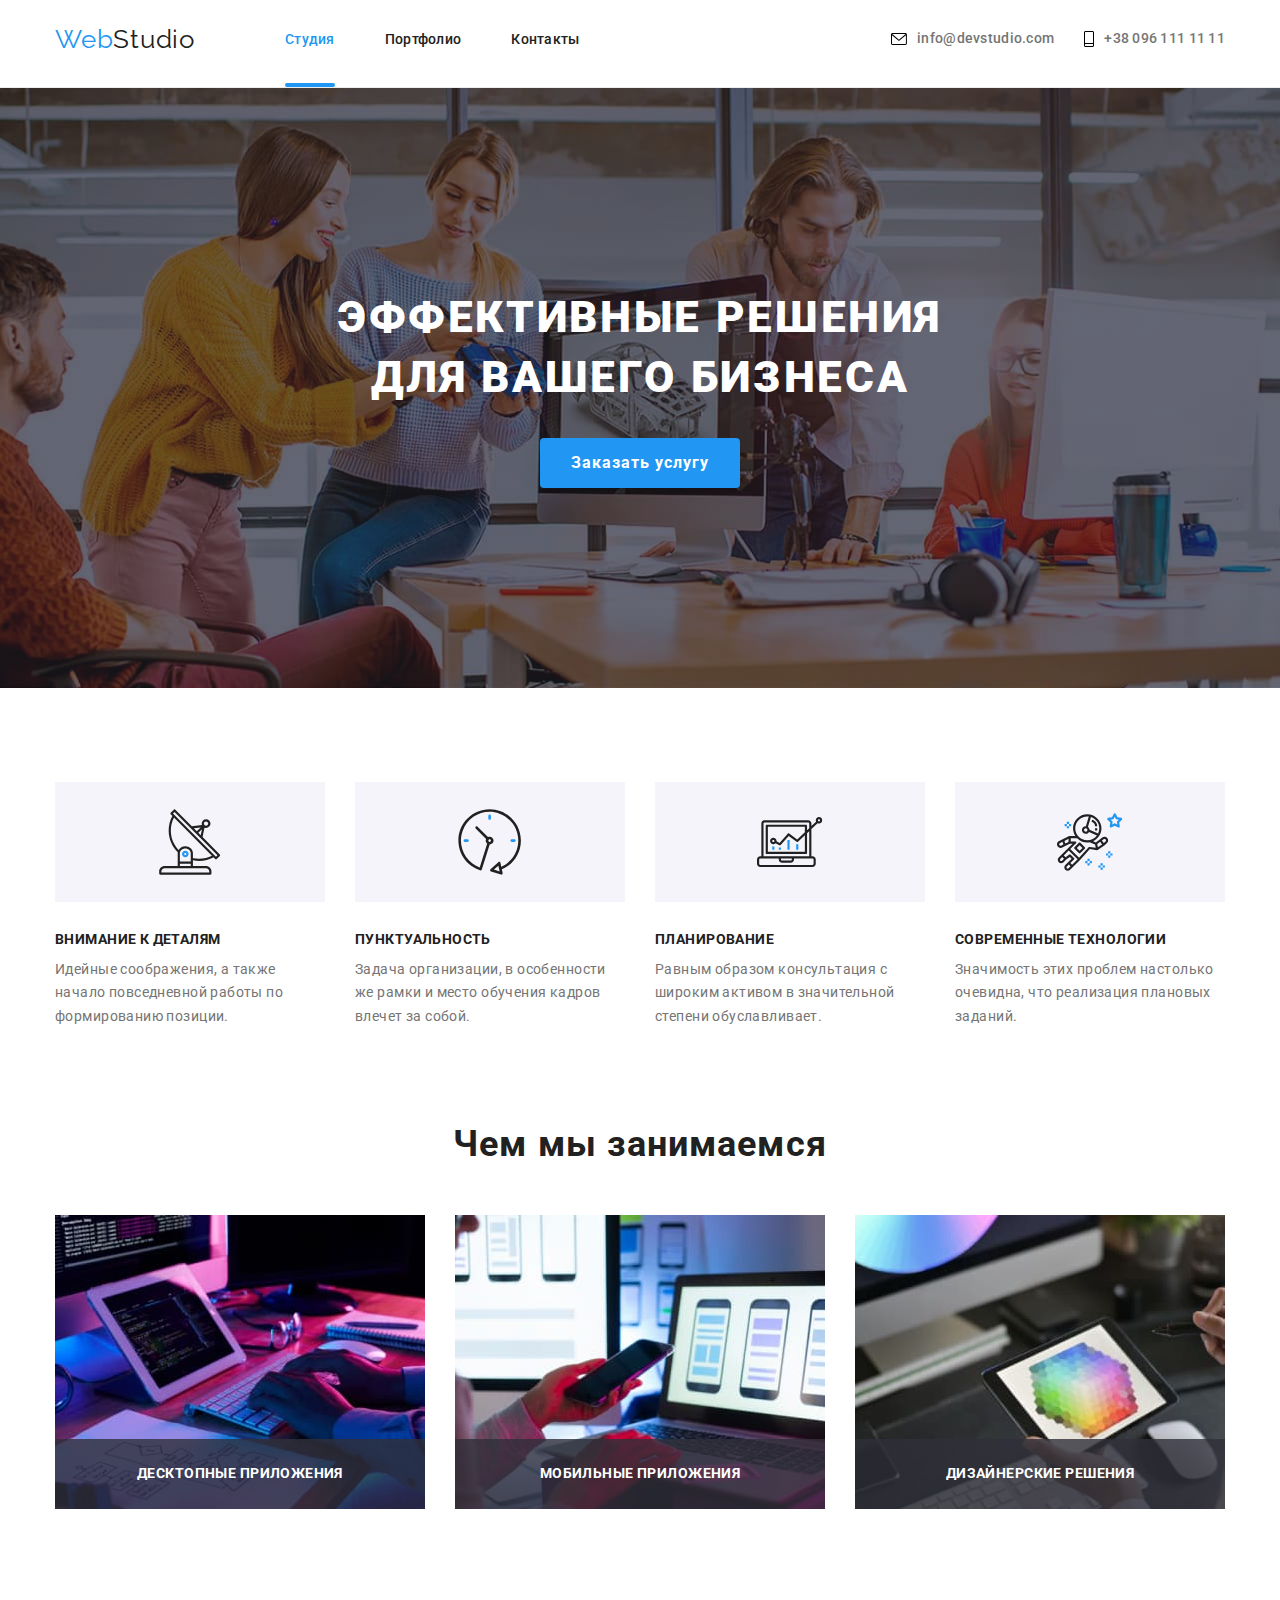
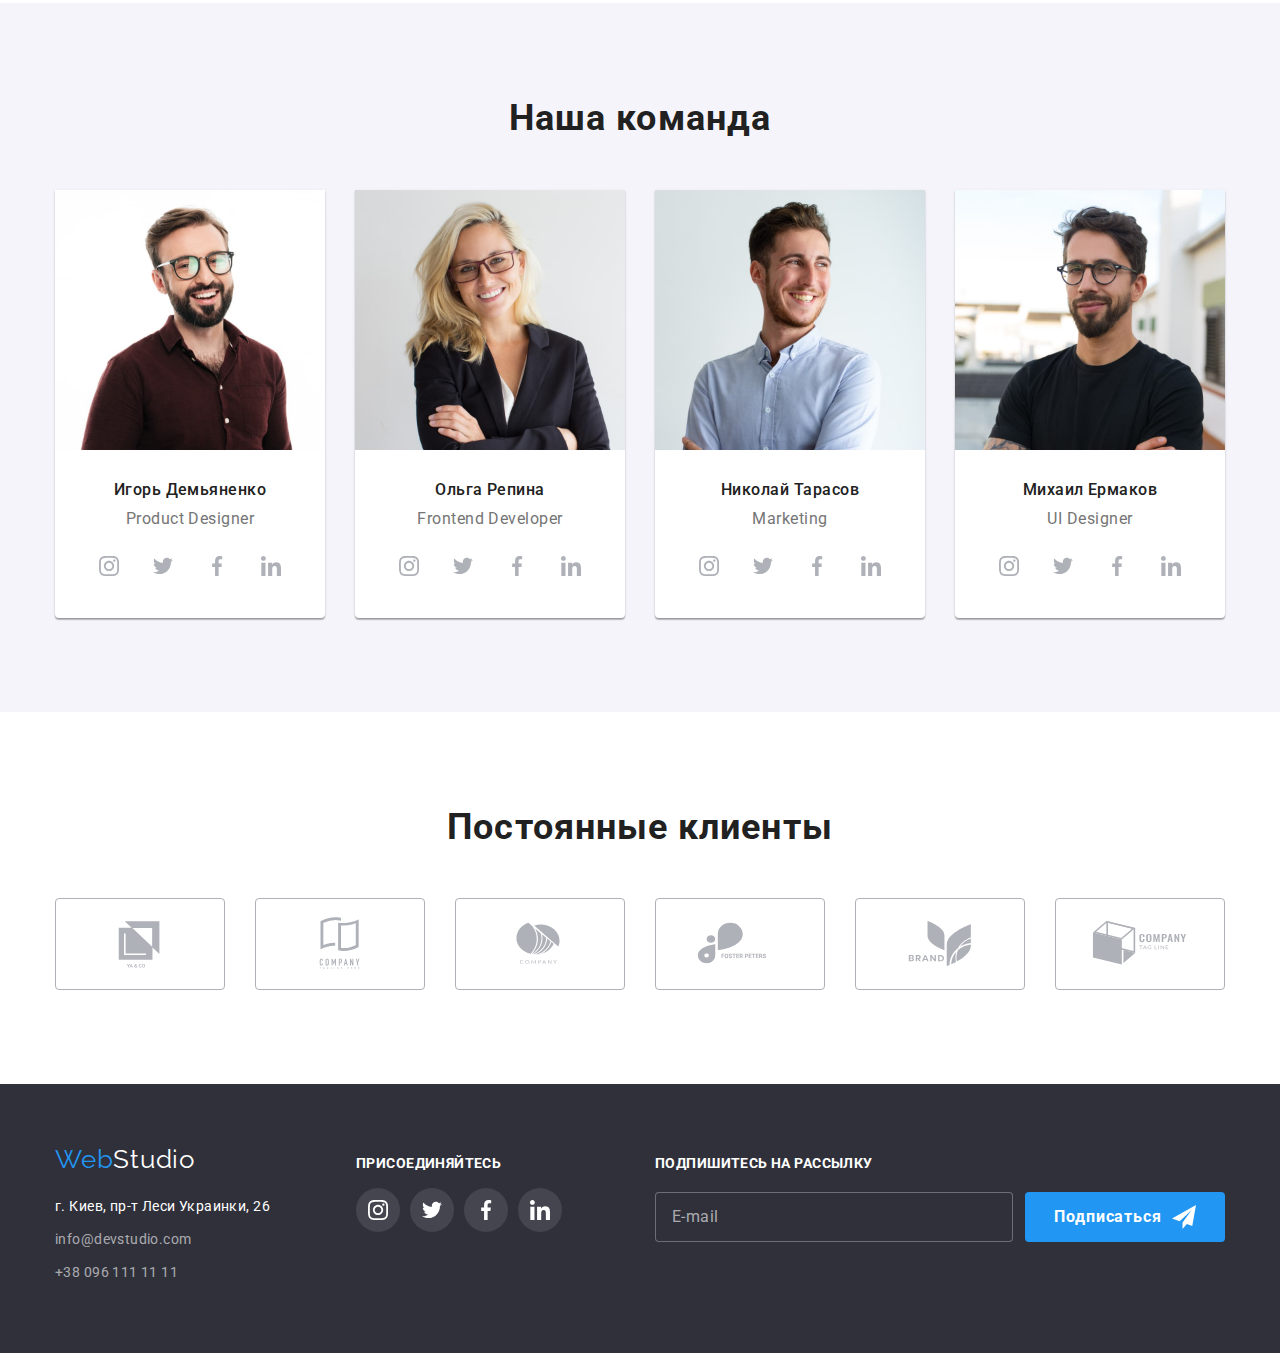
<file: index.html>
<!DOCTYPE html>
<html lang="ru">
<head>
    <meta charset="UTF-8">
    <meta http-equiv="X-UA-Compatible" content="IE=edge">
    <meta name="viewport" content="width=device-width, initial-scale=1.0">
    <title>Студия</title>
    <link rel="stylesheet" href="https://cdnjs.cloudflare.com/ajax/libs/modern-normalize/1.1.0/modern-normalize.min.css">
    <link href="https://fonts.googleapis.com/css2?family=Raleway:wght@700&family=Roboto:wght@400;500;700;900&display=swap"
    rel="stylesheet">
    <link rel="stylesheet" href="./CSS/styles.css">
</head>
<body>
    <!--Шапка сайта-->
    <header class="section-header">
        <div class="container header-container">
            <a href="" lang="en" class="logo"><span class="logo-web">Web</span>Studio</a>
            <nav class="header-nav">
                <div>
                    <ul class="header-list">
                        <li class="header-item"> <a class="header-link current" href="./index.html">Студия</a></li>
                        <li class="header-item"> <a class="header-link" href="./portfolio.html">Портфолио</a></li>
                        <li class="header-item"> <a class="header-link" href="">Контакты</a></li>
                    </ul>
                </div>

            </nav>
            <ul class="header-list">
                <li class="header-list-item">
                    <a class="header-mail" href="mailto:info@devstudio.com">info@devstudio.com
                        <svg class="mail-icon" width="16" height="12">
                            <use class="mail-icon-use" href="./images/icons.svg#icon-mail"></use>
                        </svg>
                    </a>
                </li>
                <li class="header-list-item">
                    <a class="header-tel" href="tel:+380961111111">+38 096 111 11 11
                    <svg class="tel-icon" width="10" height="16">
                        <use href="./images/icons.svg#icon-phone"></use>
                    </svg>
                    </a>
                </li>
            </ul>
        </div>
    </header>
    <!--Мейн сайта-->
    <main>
        <!--Герой-->
        <section class="section-hero">
            <div class="container hero-container">
                <h1 class="title">
                    Эффективные решения для вашего бизнеса
                </h1>
                <button type="button" class="btn" data-modal-open>
                    Заказать услугу
                </button>
            </div>
        </section>
        <!--Особенности-->
        <section class="section-char">
            <div class="container">
                <h2 class="visually-hidden">Особенности</h2>
                <ul class="list">
                    <li class="section-char-item">
                        <div class="container-item">
                            <svg class="char-icon" width="65.32px" height="70px">
                                <use href="./images/icons.svg#icon-antenna-1"></use>
                            </svg>
                        </div>
                        <h3 class="secondary-title">Внимание к деталям</h3>
                        <p class="text">Идейные соображения, а также начало повседневной работы по формированию позиции.</p>
                        
                        
                    </li>
                    <li class="section-char-item">
                        <div class="container-item">
                            <svg class="char-icon" width="65.32px" height="70px">
                                <use href="./images/icons.svg#icon-clock-1"></use>
                            </svg>
                        </div>
                        <h3 class="secondary-title">Пунктуальность</h3>
                        <p class="text">Задача организации, в особенности же рамки и место обучения кадров влечет за собой.</p>
                    </li>
                    <li class="section-char-item">
                        <div class="container-item">
                            <svg class="char-icon" width="65.32px" height="70px">
                                <use href="./images/icons.svg#icon-diagram-1"></use>
                            </svg>
                        </div>
                        <h3 class="secondary-title">Планирование</h3>
                        <p class="text">Равным образом консультация с широким активом в значительной степени обуславливает.</p>
                    </li>
                    <li class="section-char-item">
                        <div class="container-item">
                            <svg class="char-icon" width="65.32px" height="70px">
                                <use href="./images/icons.svg#icon-astronaut-1"></use>
                            </svg>
                        </div>
                        <h3 class="secondary-title">Современные технологии</h3>
                        <p class="text">Значимость этих проблем настолько очевидна, что реализация плановых заданий.</p>
                    </li>
                </ul>
            </div>
         </section>
        <!--Примеры работ-->
        <section class="section-work">
            <div class="container">
                <h2 class="title-work">
                    Чем мы занимаемся
                </h2>
                <ul class="list-work">
                    <li class="work-item">
                        <img src="./images/image-1.jpg" alt="Программирование" width="370" height="294">
                        <p class="work-top-text">Десктопные приложения</p>
                    </li>
                    <li class="work-item">
                        <img src="./images/image-2.jpg" alt="Приложение для телефона" width="370" height="294">
                        <p class="work-top-text">Мобильные приложения</p>
                    </li>
                    <li class="work-item">
                        <img src="./images/image-3.jpg" alt="Дизайн" width="370" height="294">
                        <p class="work-top-text">Дизайнерские решения</p>
                    </li>
                </ul>
            </div>
        </section>
        <!--Наша команда-->
        <section class="section-team">
            <div class="container">
                <h2 class="team-title">Наша команда</h2>
                <ul class="team-list">
                    <li class="section-team-item">
                        <img src="./images/image-4.jpg" alt="Дизайнер" width="270" height="260">
                        <div class="container-card">
                            <h3 class="team-name-title">Игорь Демьяненко</h3>
                            <p lang="en" class="team-text">Product Designer</p>
                            <ul class="team-icon-list">
                                <li class="team-icon-item"><a class="card-link" href="https://www.instagram.com/">
                                        <svg class="char-icon-team" width="20px" height="20px">
                                        <use href="./images/icons.svg#icon-instagram-2"></use>
                                        </svg>
                                    </a>
                                </li>
                                <li class="team-icon-item">
                                    <a class="card-link" href="">
                                        <svg class="char-icon-team" width="20px" height="20px">
                                            <use href="./images/icons.svg#icon-twitter-1"></use>
                                        </svg>
                                    </a>
                                </li>
                                <li class="team-icon-item">
                                    <a class="card-link" href="">
                                        <svg class="char-icon-team" width="20px" height="20px">
                                        <use href="./images/icons.svg#icon-facebook-1"></use>
                                        </svg>
                                    </a>
                                </li>
                                <li class="team-icon-item">
                                    <a class="card-link" href="">
                                        <svg class="char-icon-team" width="20px" height="20px">
                                        <use href="./images/icons.svg#icon-linkedin-1"></use>
                                    </svg></a>
                                </li>
                            </ul>
                        </div>
                            
                    </li>
                    <li class="section-team-item">
                        <img src="./images/image-5.jpg" alt="Разработчик" width="270" height="260">
                        <div class="container-card">
                            <h3 class="team-name-title">Ольга Репина</h3>
                            <p lang="en" class="team-text">Frontend Developer</p>
                            <ul class="team-icon-list">
                                <li class="team-icon-item"><a class="card-link" href="https://www.instagram.com/">
                                        <svg class="char-icon-team" width="20px" height="20px">
                                            <use href="./images/icons.svg#icon-instagram-2"></use>
                                        </svg>
                                    </a>
                                </li>
                                <li class="team-icon-item">
                                    <a class="card-link" href="">
                                        <svg class="char-icon-team" width="20px" height="20px">
                                            <use href="./images/icons.svg#icon-twitter-1"></use>
                                        </svg>
                                    </a>
                                </li>
                                <li class="team-icon-item">
                                    <a class="card-link" href="">
                                        <svg class="char-icon-team" width="20px" height="20px">
                                            <use href="./images/icons.svg#icon-facebook-1"></use>
                                        </svg>
                                    </a>
                                </li>
                                <li class="team-icon-item">
                                    <a class="card-link" href="">
                                        <svg class="char-icon-team" width="20px" height="20px">
                                            <use href="./images/icons.svg#icon-linkedin-1"></use>
                                        </svg></a>
                                </li>
                            </ul>
                        </div>
                    </li>
                    <li class="section-team-item">
                        <img src="./images/image-6.jpg" alt="Маркетолог" width="270" height="260">
                        <div class="container-card">
                            <h3 class="team-name-title">Николай Тарасов</h3>
                            <p lang="en" class="team-text">Marketing</p>
                            <ul class="team-icon-list">
                                <li class="team-icon-item"><a class="card-link" href="https://www.instagram.com/">
                                        <svg class="char-icon-team" width="20px" height="20px">
                                            <use href="./images/icons.svg#icon-instagram-2"></use>
                                        </svg>
                                    </a>
                                </li>
                                <li class="team-icon-item">
                                    <a class="card-link" href="">
                                        <svg class="char-icon-team" width="20px" height="20px">
                                            <use href="./images/icons.svg#icon-twitter-1"></use>
                                        </svg>
                                    </a>
                                </li>
                                <li class="team-icon-item">
                                    <a class="card-link" href="">
                                        <svg class="char-icon-team" width="20px" height="20px">
                                            <use href="./images/icons.svg#icon-facebook-1"></use>
                                        </svg>
                                    </a>
                                </li>
                                <li class="team-icon-item">
                                    <a class="card-link" href="">
                                        <svg class="char-icon-team" width="20px" height="20px">
                                            <use href="./images/icons.svg#icon-linkedin-1"></use>
                                        </svg></a>
                                </li>
                            </ul>
                        </div>
                    </li>
                    <li class="section-team-item">
                        <img src="./images/image-7.jpg" alt="Дизайнер" width="270" height="260">
                        <div class="container-card">
                            <h3 class="team-name-title">Михаил Ермаков</h3>
                            <p lang="en" class="team-text">UI Designer</p>
                            <ul class="team-icon-list">
                                <li class="team-icon-item"><a class="card-link" href="https://www.instagram.com/">
                                        <svg class="char-icon-team" width="20px" height="20px">
                                            <use href="./images/icons.svg#icon-instagram-2"></use>
                                        </svg>
                                    </a>
                                </li>
                                <li class="team-icon-item">
                                    <a class="card-link" href="">
                                        <svg class="char-icon-team" width="20px" height="20px">
                                            <use href="./images/icons.svg#icon-twitter-1"></use>
                                        </svg>
                                    </a>
                                </li>
                                <li class="team-icon-item">
                                    <a class="card-link" href="">
                                        <svg class="char-icon-team" width="20px" height="20px">
                                            <use href="./images/icons.svg#icon-facebook-1"></use>
                                        </svg>
                                    </a>
                                </li>
                                <li class="team-icon-item">
                                    <a class="card-link" href="">
                                        <svg class="char-icon-team" width="20px" height="20px">
                                            <use href="./images/icons.svg#icon-linkedin-1"></use>
                                        </svg></a>
                                </li>
                            </ul>
                        </div>
                    </li>
                </ul>
            </div>
        </section>

        <!----------------------Постоянные клиенты ---------------->
        <section class="section-clients">
            <div class="container">
                <h2 class="header-clients">Постоянные клиенты</h2>
                <ul class="clients-list">
                    <li class="clients-list-item">
                        <a class="clients-link" href="">
                            <svg class="clients-icon" width="106px" height="60px">
                                <use class="clients-icon-item" href="./images/icons.svg#icon-Logo"></use>
                            </svg>
                        </a>
                    </li>
                    <li class="clients-list-item">
                        <a class="clients-link" href="">
                            <svg class="clients-icon" width="106px" height="60px">
                                <use class="clients-icon-item" href="./images/icons.svg#icon-Logo-1"></use>
                            </svg>
                        </a>
                    </li>
                    <li class="clients-list-item">
                        <a class="clients-link" href="">
                            <svg class="clients-icon" width="106px" height="60px"> 
                                <use class="clients-icon-item" href="./images/icons.svg#icon-Logo-2"></use>
                            </svg>
                        </a>
                    </li>
                    <li class="clients-list-item">
                        <a class="clients-link" href="">
                            <svg class="clients-icon" width="106px" height="60px">
                                <use class="clients-icon-item" href="./images/icons.svg#icon-Logo-3"></use>
                            </svg>
                        </a>
                    </li>
                    <li class="clients-list-item">
                        <a class="clients-link" href="">
                            <svg class="clients-icon" width="106px" height="60px">
                                <use class="clients-icon-item" href="./images/icons.svg#icon-Logo-4"></use>
                            </svg>
                        </a>
                    </li>
                    <li class="clients-list-item">
                        <a class="clients-link" href="">
                            <svg class="clients-icon" width="106px" height="60px">
                                <use class="clients-icon-item" href="./images/icons.svg#icon-Logo-5"></use>
                            </svg>
                        </a>
                    </li>
                </ul>
            </div>
        </section>
    </main>

    <!---------Футер--------->

        <footer class="footer">
            <div class="container footer-container">
                <div class="footer-container-adress">
                    <a href="" lang="en" class="footer-logo"><span class="footer-logo-web">Web</span>Studio</a>
                    <address class="address">г. Киев, пр-т Леси Украинки, 26</address>
                    <ul class="footer-list">
                        <li class="footer-list-item"><a class="footer-mail" href="mailto:info@devstudio.com">info@devstudio.com</a></li>
                        <li class="footer-list-item"><a class="footer-tel" href="tel:+380961111111">+38 096 111 11 11</a></li>
                    </ul>
                </div>
                <div class="container-soc">
                    <p class="header-soc">Присоединяйтесь</p>
                        <ul class="team-icon-list">
                            <li class="team-icon-item">
                                <a class="card-soc" href="https://www.instagram.com/">
                                    <svg class="soc-icon" width="20px" height="20px">
                                        <use href="./images/icons.svg#icon-instagram-2">
                                        </use>
                                    </svg>
                                </a>
                            </li>
                            <li class="team-icon-item">
                                <a class="card-soc" href="">
                                    <svg class="soc-icon" width="20px" height="20px">
                                        <use href="./images/icons.svg#icon-twitter-1">
                                        </use>
                                    </svg>
                                </a>
                            </li>
                            <li class="team-icon-item">
                                <a class="card-soc" href="">
                                    <svg class="soc-icon" width="20px" height="20px">
                                        <use href="./images/icons.svg#icon-facebook-1">
                                        </use>
                                    </svg>
                                </a>
                            </li>
                            <li class="team-icon-item">
                                <a class="card-soc" href="">
                                    <svg class="soc-icon" width="20px" height="20px">
                                        <use href="./images/icons.svg#icon-linkedin-1"></use>
                                    </svg>
                                </a>
                            </li>
                        </ul>
                </div>
                
                   
                        <form name="subscribe" class="form-subscribe">
                            <p class="header-subcribe">Подпишитесь на рассылку</p>
                            <div class="container-subscribe">
                                <label for="subscribe" class="label-subscribe"></label>
                                <input class="subscribe-input" type="email" id="subscribe" name="subscribe" placeholder="E-mail">
                                <button class="subscribe-button" type="submit">Подписаться
                                    <svg class="subscribe-icon" width="24" height="24">
                                        <use class="subscribe-icon-use" href="./images/icons.svg#telegram"></use>
                                    </svg>
                                </button>
                            </div>
                               
                        </form>
                        
            </div>
        </footer>

        <!-------- МОДАЛЬНОЕ ОКНО --------->


            <div class="backdrop is-hidden" data-modal>
                <div class="modal">
                    <button class="btn-close" data-modal-close>
                        <svg class="btn-icon" width="18" height="18">
                            <use href="./images/icons.svg#icon-close-black-18dp-2-1-2">
                            </use>
                        </svg>
                    </button>
                    
                    <form class="container-formular" action="" name="formular">
                        
                       
                                <p class="header-fromular">Оставьте свои данные мы вам перезвоним</p>
                                
                                <label class="label-buy" for="name">Имя
                                    <span class="input-buy-container">
                                        <input class="input-buy" type="text" name="username" id="name" autofocus>
                                        <svg class="user-icon" width="18" height="18">
                                            <use href="./images/icons.svg#icon-person-black-18dp-1-1"></use>
                                        </svg>
                                    </span>
                                </label>
                                    <label class="label-buy" for="phone">Телефон</label>
                                    <span class="input-buy-container">
                                        <input class="input-buy"  type="tel" name="phone" id="phone">
                                        <svg class="phone-icon" width="18" height="18">
                                            <use href="./images/icons.svg#icon-phone-black"></use>
                                        </svg>
                                    </span>
                               
                                    <label class="label-buy" for="email">Почта</label>
                                    <span class="input-buy-container">
                                        <input class="input-buy"  type="email" name="email" id="email">
                                        <svg class="email-icon" width="18" height="18">
                                            <use href="./images/icons.svg#icon-email-black"></use>
                                        </svg>
                                    </span>
                                    <label class="label-buy" for="feedback">Комментарий</label>
                                    <textarea class="textarea-buy" name="feedback" id="feedback" cols="30" rows="10" placeholder="Введите текст"></textarea>
                                
                               
                                    <label class="checkbox" for="checkbox">
                                        
                                        <input class="input-checkbox" type="checkbox" id="checkbox" name="checkbox">
                                        Соглашаюсь с рассылкой и принимаю 
                                        <a class="checkbox-link" href="">Условия договора</a>
                                        <span class="span-checkbox-icon"></span>
                                              
                                    </label>
                                

                                <button class="modal-btn" type="submit">Отправить</button>
                        
                    </form>
                </div>
            </div>
                        
<script src="./js/modal.js"></script>
</body>
</html>
</file>
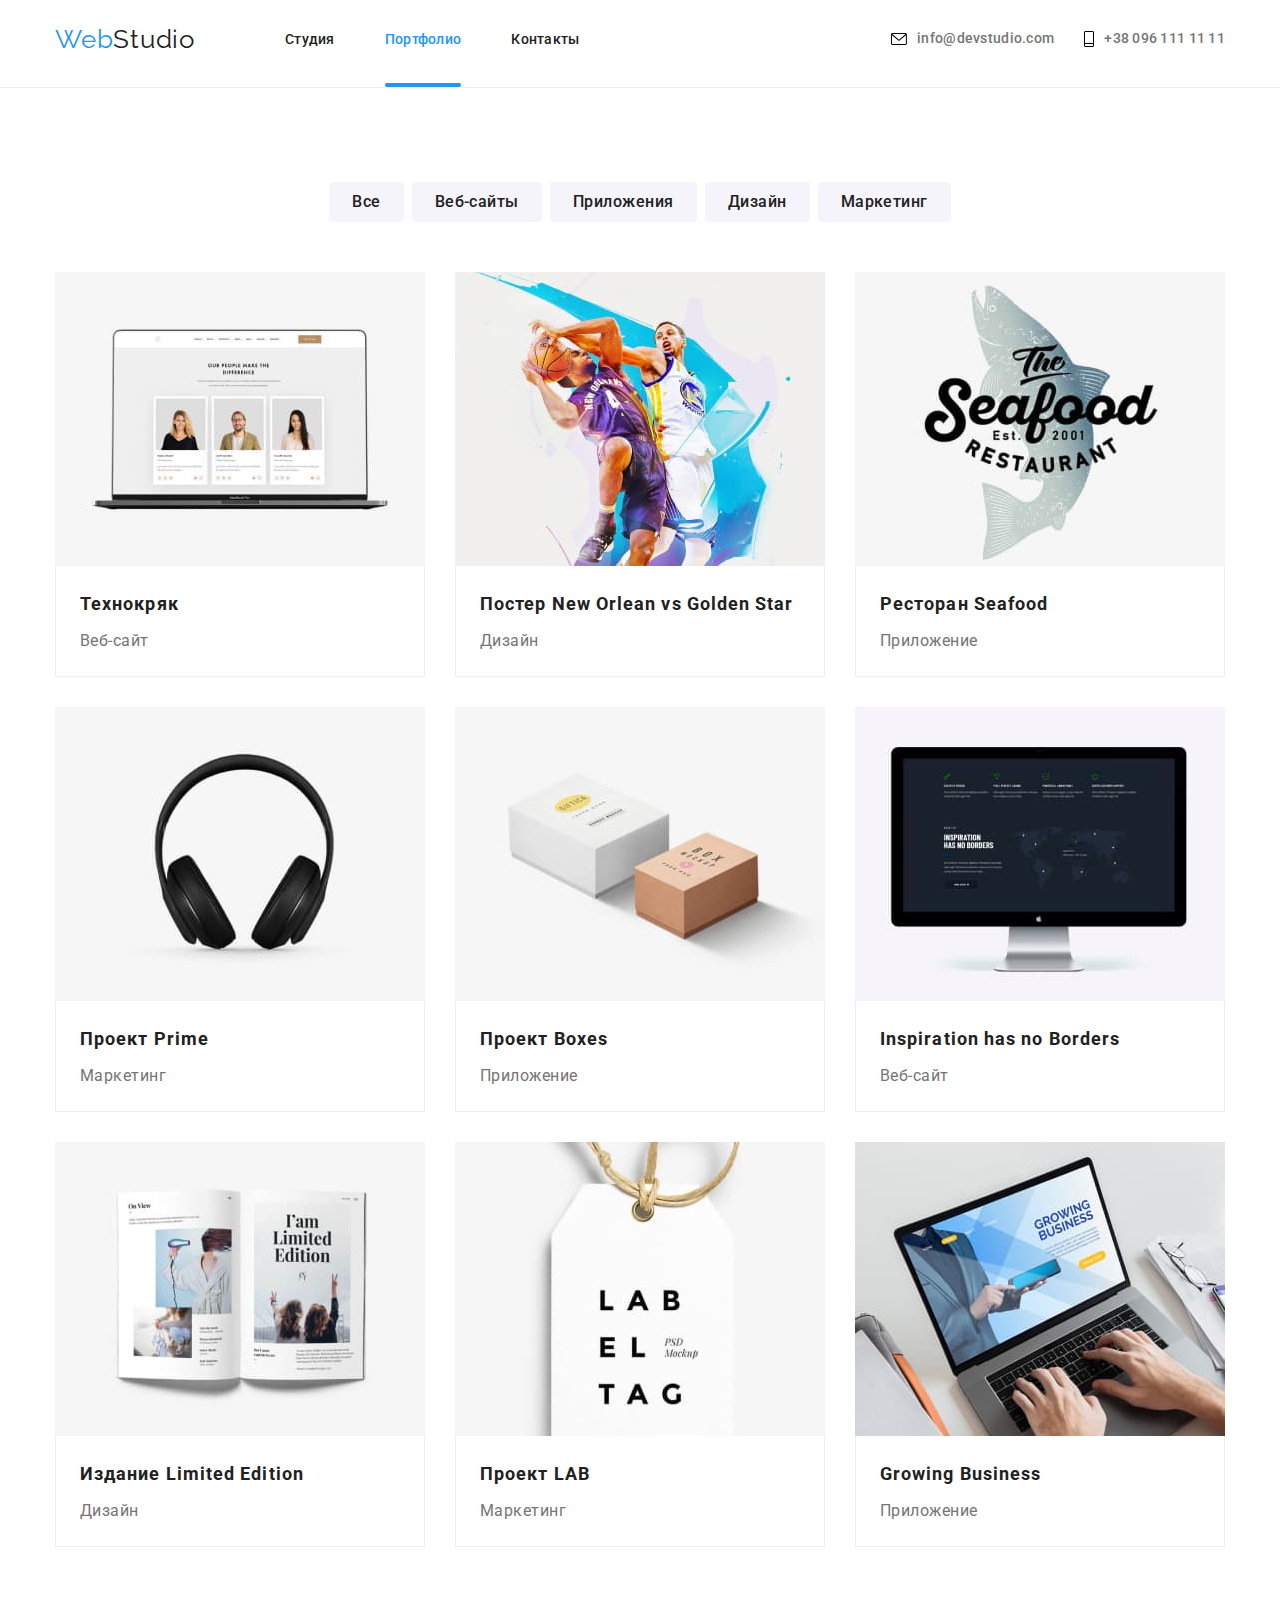
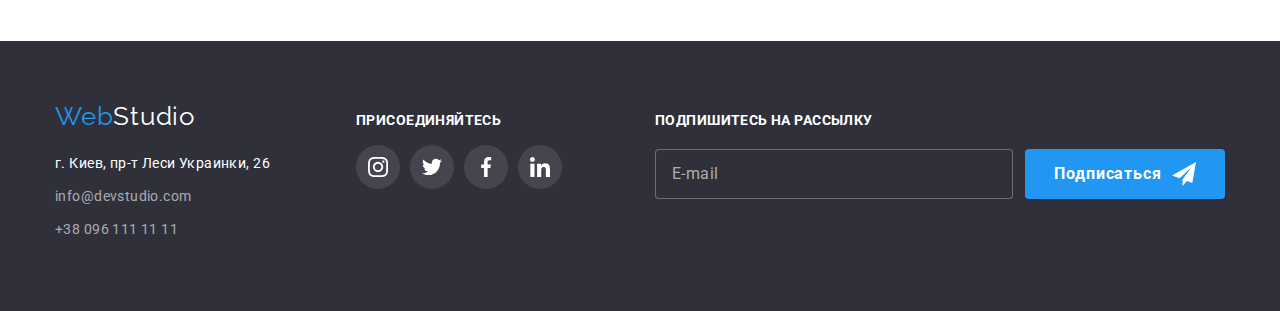
<file: portfolio.html>
<!DOCTYPE html>
<html lang="ru">

<head>
    <meta charset="UTF-8">
    <meta http-equiv="X-UA-Compatible" content="IE=edge">
    <meta name="viewport" content="width=device-width, initial-scale=1.0">
    <title>Портфолио</title>
    <link rel="stylesheet" href="https://cdnjs.cloudflare.com/ajax/libs/modern-normalize/1.1.0/modern-normalize.min.css">
    <link href="https://fonts.googleapis.com/css2?family=Raleway:wght@700&family=Roboto:wght@400;500;700;900&display=swap"
    rel="stylesheet">
    <link rel="stylesheet" href="./CSS/styles.css">
</head>

<body>
    <!--Шапка сайта-->
    <header class="section-header">
        <div class="container header-container">
            <a href="./index.html" lang="en" class="logo"><span class="logo-web">Web</span>Studio</a>
            <nav>
                <ul class="header-list">
                    <li class="header-item"> <a class="header-link" href="./index.html">Студия</a></li>
                    <li class="header-item"> <a class="header-link current" href="./portfolio.html">Портфолио</a></li>
                    <li class="header-item"> <a class="header-link" href="">Контакты</a></li>
                </ul>
            </nav>
            <ul class="header-list">
                <li class="header-list-item">
                    <a class="header-mail" href="mailto:info@devstudio.com">info@devstudio.com
                        <svg class="mail-icon" width="16" height="12">
                            <use href="./images/icons.svg#icon-mail"></use>
                        </svg>
                    </a>
                </li>
                <li class="header-list-item">
                    <a class="header-tel" href="tel:+380961111111">+38 096 111 11 11
                        <svg class="tel-icon" width="10" height="16">
                            <use href="./images/icons.svg#icon-phone"></use>
                        </svg>
                    </a>
                </li>
            </ul>
        </div>
    </header>
    <!--Мейн сайта-->
    <main>
        
        <!--Cписок проектов.-->

        <section class="section-text">
            <div class="container ">
                <ul class="btn-list">
                    <li class="section-list-item"><button type="button" class="btn-item">Все</button></li>
                    <li class="section-list-item"><button type="button" class="btn-item">Веб-сайты</button></li>
                    <li class="section-list-item"><button type="button" class="btn-item">Приложения</button></li>
                    <li class="section-list-item"><button type="button" class="btn-item">Дизайн</button></li>
                    <li class="section-list-item"><button type="button" class="btn-item">Маркетинг</button></li>
                </ul>
                <h1 class="visually-hidden">Список проектов</h1>
                <ul class="project-list">
                    <li class="project-list-item">
                        <div class="project-wrap">
                            <img src="./images/image-8.jpg" alt="Пример веб-сайта" width="370" height="294">
                            <p class="project-cover-text">
                                Ресурс предлагает комплексные предложения с разным уровнем функционала и сервисов. Все это позволит посетителю
                                получить
                                исчерпывающие сведения о компании или частном лице
                            </p>
                        </div>
                        <div class="section-text-card">
                            <h2 class="project-title">Технокряк</h2>
                            <p class="project-text">Веб-сайт</p>
                        </div>
                     </li>
                    <li class="project-list-item">
                        <div class="project-wrap">
                            <img src="./images/image-9.jpg" alt="Пример дизайна постера" width="370" height="294">
                            <p class="project-cover-text">
                                Ресурс предлагает комплексные предложения с разным уровнем функционала и сервисов. Все это позволит посетителю
                                получить
                                исчерпывающие сведения о компании или частном лице
                            </p>
                        </div>
                        <div class="section-text-card">
                            <h2 class="project-title">Постер <span lang="en">New Orlean vs Golden Star</span></h2>
                            <p class="project-text">Дизайн</p>
                        </div>
                    </li>
                    <li class="project-list-item">
                        <div class="project-wrap">
                            <img src="./images/image-10.jpg" alt="Пример приложения ресторана" width="370" height="294">
                            <p class="project-cover-text">
                                Ресурс предлагает комплексные предложения с разным уровнем функционала и сервисов. Все это позволит посетителю
                                получить
                                исчерпывающие сведения о компании или частном лице
                            </p>
                        </div>
                        <div class="section-text-card">
                            <h2 class="project-title">Ресторан <span lang="en">Seafood</span></h2>
                            <p class="project-text">Приложение</p>
                        </div>
                    </li>
                    <li class="project-list-item">
                        <div class="project-wrap">
                            <img src="./images/image-11.jpg" alt="Пример маркетинга" width="370" height="294">
                            <p class="project-cover-text">
                                Ресурс предлагает комплексные предложения с разным уровнем функционала и сервисов. Все это позволит посетителю
                                получить
                                исчерпывающие сведения о компании или частном лице
                            </p>
                        </div>
                        <div class="section-text-card">
                            <h2 class="project-title">Проект <span lang="en">Prime</span></h2>
                            <p class="project-text">Маркетинг</p>
                        </div>
                    </li>
                    <li class="project-list-item">
                        <div class="project-wrap">
                            <img src="./images/image-12.jpg" alt="Пример приложения" width="370" height="294">
                            <p class="project-cover-text">
                                Ресурс предлагает комплексные предложения с разным уровнем функционала и сервисов. Все это позволит посетителю
                                получить
                                исчерпывающие сведения о компании или частном лице
                            </p>
                        </div>
                        <div class="section-text-card">
                            <h2 class="project-title">Проект <span lang="en">Boxes</span></h2>
                            <p class="project-text">Приложение</p>
                        </div>
                    </li>
                    <li class="project-list-item">
                        <div class="project-wrap">
                            <img src="./images/image-13.jpg" alt="Пример веб-сайта" width="370" height="294">
                            <p class="project-cover-text">
                                Ресурс предлагает комплексные предложения с разным уровнем функционала и сервисов. Все это позволит посетителю
                                получить
                                исчерпывающие сведения о компании или частном лице
                            </p>
                        </div>
                        <div class="section-text-card">
                            <h2 class="project-title" lang="en">Inspiration has no Borders</h2>
                            <p class="project-text">Веб-сайт</p>
                        </div>
                    </li>
                    <li class="project-list-item">
                        <div class="project-wrap">
                            <img src="./images/image-14.jpg" alt="Пример дизайна издания" width="370" height="294">
                            <p class="project-cover-text">
                                Ресурс предлагает комплексные предложения с разным уровнем функционала и сервисов. Все это позволит посетителю
                                получить
                                исчерпывающие сведения о компании или частном лице
                            </p>
                        </div>
                        <div class="section-text-card"><h2 class="project-title">Издание <span lang="en">Limited Edition</span></h2>
                        <p class="project-text">Дизайн</p>
                        </div>
                    </li>
                    <li class="project-list-item">
                        <div class="project-wrap">
                            <img src="./images/image-15.jpg" alt="Пример маркетинга" width="370" height="294">
                            <p class="project-cover-text">
                                Ресурс предлагает комплексные предложения с разным уровнем функционала и сервисов. Все это позволит посетителю
                                получить
                                исчерпывающие сведения о компании или частном лице
                            </p>
                        </div>
                       <div class="section-text-card">
                            <h2 class="project-title">Проект <span lang="en">LAB</span></h2>
                            <p class="project-text">Маркетинг</p>
                       </div>
                    </li>
                    <li class="project-list-item">
                        <div class="project-wrap">
                            <img src="./images/image-16.jpg" alt="Пример приложения" width="370" height="294">
                            <p class="project-cover-text">
                                Ресурс предлагает комплексные предложения с разным уровнем функционала и сервисов. Все это позволит посетителю
                                получить
                                исчерпывающие сведения о компании или частном лице
                            </p>
                        </div>
                        <div class="section-text-card">
                            <h2 class="project-title" lang="en">Growing Business</h2>
                            <p class="project-text">Приложение</p>
                        </div>
                    </li>
                </ul>
            </div>
        </section>
        
    </main>
        <footer class="footer">
            <div class="container footer-container">
                <div class="footer-container-adress">
                    <a href="" lang="en" class="footer-logo"><span class="footer-logo-web">Web</span>Studio</a>
                    <address class="address">г. Киев, пр-т Леси Украинки, 26</address>
                    <ul class="footer-list">
                        <li class="footer-list-item"><a class="footer-mail"
                                href="mailto:info@devstudio.com">info@devstudio.com</a></li>
                        <li class="footer-list-item"><a class="footer-tel" href="tel:+380961111111">+38 096 111 11 11</a></li>
                    </ul>
                </div>
                <div class="container-soc">
                    <p class="header-soc">Присоединяйтесь</p>
                    <ul class="team-icon-list">
                        <li class="team-icon-item">
                            <a class="card-soc" href="https://www.instagram.com/">
                                <svg class="soc-icon" width="20px" height="20px">
                                    <use href="./images/icons.svg#icon-instagram-2">
                                    </use>
                                </svg>
                            </a>
                        </li>
                        <li class="team-icon-item">
                            <a class="card-soc" href="">
                                <svg class="soc-icon" width="20px" height="20px">
                                    <use href="./images/icons.svg#icon-twitter-1">
                                    </use>
                                </svg>
                            </a>
                        </li>
                        <li class="team-icon-item">
                            <a class="card-soc" href="">
                                <svg class="soc-icon" width="20px" height="20px">
                                    <use href="./images/icons.svg#icon-facebook-1">
                                    </use>
                                </svg>
                            </a>
                        </li>
                        <li class="team-icon-item">
                            <a class="card-soc" href="">
                                <svg class="soc-icon" width="20px" height="20px">
                                    <use href="./images/icons.svg#icon-linkedin-1"></use>
                                </svg>
                            </a>
                        </li>
                    </ul>
                </div>
        
        
                <form name="subscribe" class="form-subscribe">
                    <p class="header-subcribe">Подпишитесь на рассылку</p>
                    <div class="container-subscribe">
                        <label for="subscribe" class="label-subscribe"></label>
                        <input class="subscribe-input" type="email" id="subscribe" name="subscribe" placeholder="E-mail">
                        <button class="subscribe-button" type="submit">Подписаться
                            <svg class="subscribe-icon" width="24" height="24">
                                <use class="subscribe-icon-use" href="./images/icons.svg#telegram"></use>
                            </svg>
                        </button>
                    </div>
        
                </form>
        
            </div>
        </footer>
</body>

</html>
</file>
<file: CSS/styles.css>
:root {
--header-background-color:#FFFFFF;
--basic-color-text:#212121;
--secondary-color-text: #757575;
--basic-main-background-color:#E5E5E5;
--secondary-main-background-color:#F5F4FA;
--hero-footer-background-color:#2F303A;
}
p,h1,h2,h3,h4,h5,h6 {
margin: 0;
}

ul,ol {
margin: 0;
padding-left: 0;
}

img {
display: block;
}


body {
font-family: Roboto, sans-serif;
color: var(--basic-color-text);
}

.container {
width: 1200px;
margin: 0 auto;
padding-left: 15px;
padding-right: 15px;
}

/*-----Шапка сайта-----*/
.section-header {
padding-top: 24px;
padding-bottom: 32px;
border-bottom: 1px solid #ECECEC;

background-color: var(--header-background-color)
}

.logo {
margin-right: 90px;

font-family: 'Raleway';
font-size: 26px;
line-height: 1.19;
letter-spacing: 0.03em;
text-decoration: none;
color: var(--basic-color-text);
}

.logo-web {
font-family: 'Raleway', sans-serif;
font-size: 26px;
line-height: 1.19;
letter-spacing: 0.03em;
color: #2196F3;
}

.header-container{
display: flex;
align-items: center;
}

.header-list {
display: flex;
list-style: none;
align-items: center;
margin-left: auto;


}

.header-item {
position: relative;
transition-property: color;
transition-duration: 250ms;
}


.header-link {
position: relative;
font-family: 'Roboto', sans-serif;
font-weight: 500;
font-size: 14px;
line-height: 1.14;
letter-spacing: 0.02em;



color: var(--basic-color-text);
text-decoration: none;

transition-property: color;
transition-duration: 250ms;
transition-timing-function: cubic-bezier(0.4, 0, 0.2, 1);
}

.header-item:hover::after {
opacity: 1;

}


.header-item:not(:last-child) {
margin-right: 50px;
}

.header-mail, .header-tel {
font-family: 'Roboto', sans-serif;
font-weight: 500;
font-size: 14px;
line-height: 1.14;
letter-spacing: 0.02em;
text-decoration: none;
color: var(--secondary-color-text);
align-items: center;

transition-property: color;
transition-duration: 250ms;
transition-timing-function: cubic-bezier(0.4, 0, 0.2, 1);
}

.header-mail {
display: flex;
flex-direction: row-reverse;
margin-right: 30px;
}


.mail-icon,
.tel-icon {
margin-right: 10px;
transition-property: fill;
transition-duration: 250ms;
transition-timing-function: cubic-bezier(0.4, 0, 0.2, 1);
}



.header-tel {
display: flex;
flex-direction: row-reverse;
}

.header-link:hover,
.header-link:focus,
.header-mail:hover,
.header-mail:focus,
.header-tel:hover,
.header-tel:focus,
.mail-icon:hover,
.mail-icon:focus,
.tel-icon:hover,
.tel-icon:focus,
.mail-icon-use:hover {
 
color: #2196F3;
fill: #2196F3;
outline: transparent;
}

.current {
color: #2196F3;
}

.header-link.current::after {
    position: absolute;
    left: 0;
    bottom: -39.5px;

    content: "";
    height: 4px;
    width: 100%;
    display: block;
    border-radius: 2px;
    background: #2196F3;
}

/*-------Герой---------*/
.section-hero {

background-image: 
linear-gradient(rgba(47, 48, 58, 0.4), 
rgba(47, 48, 58, 0.4)),
url(../images/hero.jpg);
background-position: center;
background-repeat: no-repeat;
max-width: 1600;
}

.hero-container {
padding-top: 200px;
padding-bottom: 200px;
display: flex;
flex-direction: column;
align-items: center;
text-align: center;
}


.title {
margin-bottom: 30px;
max-width: 696px;
font-weight: 900;
font-size: 44px;
line-height: 1.36;
letter-spacing: 0.06em;
text-transform: uppercase;
color: #FFFFFF;
}


.btn {
font-weight: 700;
min-width: 200px;
height: 50px;
border: 1px solid transparent;
border-radius: 4px;
margin: 0 auto;
text-align: center;
cursor: pointer;
background: var(--secondary-main-background-color);
font-family: 'Roboto', sans-serif;
font-size: 16px;
line-height: 1.88;
letter-spacing: 0.06em;
color: #FFFFFF;
background-color: #2196F3;
box-shadow: 0px 4px 4px rgba(0, 0, 0, 0.15);
}

.btn:hover,
.btn:focus {
background-color: #188CE8;
}





/*-------Особенности------------*/
.container-item {
width: 270px;
height: 120px;
margin-bottom: 30px;
display: flex;
justify-content: center;
background-color: var(--secondary-main-background-color);
align-items: center;
}

.char-item {
justify-content: center;
}

.section-char {
padding-top: 94px;

background-color: var(--header-background-color);
}

.visually-hidden {
position: absolute;
white-space: nowrap;
width: 1px;
height: 1px;
overflow: hidden;
border: 0;
padding: 0;
clip: rect(0 0 0 0);
clip-path: inset(50%);
margin: -1px;
}

.secondary-title {
margin-bottom: 10px;
max-width: 270px;

font-size: 14px;
line-height: 1.14;
letter-spacing: 0.03em;
text-transform: uppercase;
color: var(--basic-color-text);
}

.text {
font-weight: 400;
font-size: 14px;
line-height: 1.71;
letter-spacing: 0.03em;
color: var(--secondary-color-text);
}

.list {
list-style: none;
display: flex;
margin-left: -30px;
}

.section-char-item {
flex-basis: calc(100% / 4 - 30px);
max-width: 270px;
margin-left: 30px;
}

.section-char-item:nth-child(n+2) {
margin-left: 30px;
}



/*-------Примеры работ------------*/
.section-work {
padding-top: 94px;
padding-bottom: 94px;


background-color: var(--header-background-color)
}



.title-work {
margin-bottom: 50px;
text-align: center;
font-size: 36px;
line-height: 1.17;
letter-spacing: 0.03em;
color: var(--basic-color-text);
}

.list-work {
list-style: none;
display: flex;
}
.work-item:nth-child(n+2) {

margin-left: 30px;
}

.work-item {
position: relative;
}

.work-top-text {
position: absolute;
bottom: 0px;

width: 370px;
height: 70px;
padding-bottom: 27px;
padding-top: 27px;

font-weight: 700;
font-size: 14px;
line-height: 1.14;
text-align: center;
letter-spacing: 0.03em;
text-transform: uppercase;
background-color: rgba(47, 48, 58, 0.8);
color: var(--header-background-color);

}

/*-------Наша команда------------*/
.section-team {
padding-top: 94px;
padding-bottom: 94px;

background-color: var(--secondary-main-background-color);
}
.team-title {
text-align: center;

font-size: 36px;
line-height: 1.17;
letter-spacing: 0.03em;
color: var(--basic-color-text);
}
.team-name-title {
margin-bottom: 10px;

font-weight: 500;
font-size: 16px;
line-height: 1.19;
letter-spacing: 0.03em;
color: var(--basic-color-text);
}

.team-list
 {
list-style: none;
display: flex;
}

.team-icon-item {
margin-top: 16px;
margin-bottom: 30px;
}

.team-icon-item:not(:last-child){
margin-right: 10px;
}

.team-icon-list {
list-style: none;
display: flex;
justify-content: center;
}

.team-text {
font-weight: 400;
font-size: 16px;
line-height: 1.19;
letter-spacing: 0.03em;
color: var(--secondary-color-text);
}

.section-team-item {
width: 270px;
height: 428px;
margin-top: 50px;

background-color: var(--header-background-color);
box-shadow: 0px 1px 3px rgba(0, 0, 0, 0.12), 
0px 1px 1px rgba(0, 0, 0, 0.14), 0px 2px 1px rgba(0, 0, 0, 0.2);
border-radius: 0px 0px 4px 4px;

}
.section-team-item:nth-child(n+2) {
margin-left: 30px;
}


.container-card {
padding-top: 30px;
padding-bottom: 30px;
text-align: center;

}

.card-link {
display: flex;
width: 44px;
height: 44px; 
border-radius: 50%;
align-items: center;
justify-content: center;
transition-property: background-color;
transition-duration: 250ms;
transition-timing-function: cubic-bezier(0.4, 0, 0.2, 1);
}

.char-icon-team {
fill: #AFB1B8;
transition-property: fill;
transition-duration: 250ms;
transition-timing-function: cubic-bezier(0.4, 0, 0.2, 1);
}


.card-link:hover
{
background-color: #2196F3;

}

.card-link:focus {
    background-color: #2196F3;
    outline: transparent;
}


.card-link:hover .char-icon-team,
.card-link:focus .char-icon-team
 {
fill: var(--header-background-color);

}




/*----------Постоянные клиенты--------------*/

.section-clients{
padding-top: 94px;
padding-bottom: 94px;

}

.header-clients {
font-size: 36px;
line-height: 1.17;
text-align: center;
letter-spacing: 0.03em;
color: var(--basic-color-text);

margin-bottom: 50px;
}


.clients-list {
list-style: none;
display: flex;

}

.clients-list-item {
width: 170px;
height: 92px;
border: 1px solid #AFB1B8;
border-radius: 4px;
display: flex;
align-items: center;
justify-content: center;
transition-property: border;
transition-duration: 250ms;
transition-timing-function: cubic-bezier(0.4, 0, 0.2, 1);
}

.clients-list-item:not(:last-child) {
margin-right: 30px;
}


.clients-link {
display: flex;
justify-content: center;
align-items: center;
width: 100%;
height: 100%;
fill: #AFB1B8;
transition-property: fill;
transition-duration: 250ms;
transition-timing-function: cubic-bezier(0.4, 0, 0.2, 1);
}



.clients-list-item:hover ,
.clients-list-item:focus  {
border: 1px solid #2196F3;
}

.clients-link:hover {
fill:#2196F3;
}

.clients-link:focus {
fill: #2196F3;
outline: 1px solid #2196F3;
}
.clients-list-item:hover .clients-link
 {
fill: #2196F3;

}
.clients-list-item:focus .clients-link {
fill: #2196F3;
outline: transparent;
}
/*-------Футер------------*/
.footer {
background-color: var(--hero-footer-background-color);
padding-top: 60px;
padding-bottom: 60px;
}

.footer-container-adress {
width: 231px;
}

.footer-logo {

margin-bottom: 20px;
display: block;

font-family: 'Raleway';
font-size: 26px;
line-height: 1.19;
letter-spacing: 0.03em;
text-decoration: none;
color: var(--header-background-color);
}

.footer-logo-web {
font-family: 'Raleway', sans-serif;
font-size: 26px;
line-height: 1.19;
letter-spacing: 0.03em;
color: #2196F3;
}

.address {
margin-bottom: 9px;

font-weight: 400;
font-size: 14px;
line-height: 1.71;
letter-spacing: 0.03em;
color: var(--header-background-color);
font-style: normal;
}
.footer-mail {
font-weight: 400;
font-size: 14px;
line-height: 1.71;
letter-spacing: 0.03em;
text-decoration: none;
color: rgba(255, 255, 255, 0.6);
}
.footer-tel {
text-decoration: none;
font-weight: 400;
font-size: 14px;
line-height: 1.71;
letter-spacing: 0.03em;
text-decoration: none;
color: rgba(255, 255, 255, 0.6);
}

.footer-list {
list-style: none;
}

.footer-list-item {
    margin-bottom: 9px;
    
}

.footer-container {
display: flex;
align-items: baseline;
}


.container-soc {
width: 206px;
margin-left: 70px;
}


.header-soc {
font-weight: 700;
font-size: 14px;
line-height: 1.14;
letter-spacing: 0.03em;
text-transform: uppercase;
color: var(--header-background-color);
}

.card-soc {
display: flex;
align-items: center;
justify-content: center;
width: 44px;
height: 44px;
background-color: rgba(255, 255, 255, 0.1);
border-radius: 50%;
transition-property: background-color;
transition-duration: 250ms;
transition-timing-function: cubic-bezier(0.4, 0, 0.2, 1);
}

.card-soc:hover
{
background-color: #2196F3;
}

.card-soc:focus {
background-color: #2196F3;
outline: transparent;
}


.soc-icon {
fill: var(--header-background-color);
}

.container-subscribe {
display: flex;
margin-top: 20px;

height: 50px;
margin-left: 93px;
}

.label-subscribe {
display: flex;


font-weight: 700;
font-size: 14px;
line-height: 1.14;
letter-spacing: 0.03em;
text-transform: uppercase;
color: var(--header-background-color)
}

.subscribe-input{

padding-left: 16px;
width: 358px;

font-weight: 400;
font-size: 16px;
line-height: 1.25;
letter-spacing: 0.03em;
color: var(--header-background-color);
border: 1px solid rgba(255, 255, 255, 0.3);
border-radius: 4px;
background-color: var(--hero-footer-background-color);

}

.subscribe-input::placeholder {
font-weight: 400;
font-size: 16px;
line-height: 1.25;
letter-spacing: 0.03em;
color: rgba(255, 255, 255, 0.6);
}

.subscribe-button {
display: flex;
align-items: center;
justify-content: center;
padding: 0;
margin-left: 12px;
width: 200px;
height: 50px;
background: #2196F3;
border-radius: 4px;
border: none;
font-weight: 700;
font-size: 16px;
line-height: 1.88;
letter-spacing: 0.06em;
color: var(--header-background-color);
cursor: pointer;
}

.subscribe-button:hover,
.subscribe-button:focus {
background-color: #188CE8;
}


.header-subcribe {
margin-left: 93px;

font-weight: 700;
font-size: 14px;
line-height: 1.14;
letter-spacing: 0.03em;
text-transform: uppercase;
color: var(--header-background-color);
}
.subscribe-icon {
margin-left: 10px;
}



/*-------СТИЛІ СТОРІНКИ ПОРТФОЛІО------------*/

/*-------Фильтр-----------*/
.btn-list {
background-color: var(--header-background-color);
list-style: none;
display: flex;
justify-content: center;
margin-bottom: 50px;
} 
.section-list-item {
margin-left: 8px;
}
.section-list-item:first-child {
margin-left: 0px;
}

.btn-item {
padding: 6px 22px 6px 22px;
max-width: 200px;
border: 1px solid transparent;
border-radius: 4px;
justify-content:  center;


cursor: pointer;
background: var(--secondary-main-background-color);
font-family: 'Roboto', sans-serif;
font-weight: 500;
font-size: 16px;
line-height: 1.63;
display: flex;
letter-spacing: 0.03em;
color: var(--basic-color-text);

transition-property: background-color;
transition-property: color;
transition-duration: 250ms;
transition-timing-function: cubic-bezier(0.4, 0, 0.2, 1);
transition-property: background-color;
transition-duration: 250ms;
transition-timing-function: cubic-bezier(0.4, 0, 0.2, 1);
}   

.btn-item:hover
 {
background-color: #2196F3;
color: var(--header-background-color);
box-shadow: 0px 3px 1px rgba(0, 0, 0, 0.1), 0px 1px 2px rgba(0, 0, 0, 0.08), 0px 2px 2px rgba(0, 0, 0, 0.12);
}

.btn-item:focus {
background-color: #2196F3;
color: var(--header-background-color);
outline: transparent;
}

/*-------Список проектов-----------*/

.section-text {
padding-top: 94px;
padding-bottom: 94px;

background-color: var(--header-background-color);
}

.project-list {
list-style: none;
display: flex;
flex-wrap: wrap;
margin-left: -30px;
margin-bottom: -30px;
}


.project-list-item {
position: relative;

flex-basis: calc(100% / 3 - 33px);
margin-left: 30px;
margin-bottom: 30px;

transition-property: box-shadow;
transition-duration: 250ms;
transition-timing-function: cubic-bezier(0.4, 0, 0.2, 1);

}

.project-list-item:hover .project-cover-text {
transform: translateY(0%);
}

.project-wrap {
position: relative;

overflow: hidden;

text-align: center;
justify-content:center;
}

.project-cover-text {
position: absolute;
top: 0;

align-items: center;
justify-content: center;
text-align: center;

height: 100%;
padding-right: 24px;
padding-left: 24px;
display: flex;

font-weight: 400;
font-size: 18px;
line-height: 1.56;
letter-spacing: 0.03em;
color: #FFFFFF;
background: rgba(33, 150, 243, 0.9);

transform: translateY(100%);
transition: transform 250ms;
transition-timing-function: cubic-bezier(0.4, 0, 0.2, 1);

}

.project-list-item:hover,
.project-list-item:focus{
box-shadow: 0px 1px 1px rgba(0, 0, 0, 0.12), 0px 4px 4px rgba(0, 0, 0, 0.06), 1px 4px 6px rgba(0, 0, 0, 0.16);
}


.project-title {
margin-bottom: 4px;

font-size: 18px;
line-height: 2;
letter-spacing: 0.06em;
color: var(--basic-color-text);
}

.project-text {
font-weight: 400;
font-size: 16px;
line-height: 1.88;
letter-spacing: 0.03em;
color: var(--secondary-color-text);
}
.section-text-card {
border-right: 1px solid #EEEEEE;
border-bottom: 1px solid #EEEEEE;
border-left: 1px solid #EEEEEE;
padding: 20px 24px;
}



/*-----------МОДАЛЬНЕ ВІКНО-------------*/


.backdrop {
position: fixed;

top: 0;
left: 0;
width: 100%;
height: 100%;

background-color: rgba(0, 0, 0, 0.2);
transition: opacity 250ms, visibility 250ms;
}

.backdrop.is-hidden {
opacity: 0;
pointer-events: none;
visibility: hidden;
}

.modal {
position: absolute;
top: 50%;
left: 50%;
transform: translate(-50%, -50%);

width: 528px;
min-height: 581px;


background: #FFFFFF;
box-shadow: 0px 1px 3px rgba(0, 0, 0, 0.12), 0px 1px 1px rgba(0, 0, 0, 0.14), 0px 2px 1px rgba(0, 0, 0, 0.2);
border-radius: 4px;

}

.btn-close {
position: absolute;
top: 8px;
right: 8px;
width: 30px;
height: 30px;


display: flex;
align-items: center;
justify-content: center;

background: #FFFFFF;
border: 1px solid rgba(0, 0, 0, 0.1);
border-radius: 50%;
cursor: pointer;

}


.btn-icon {
transition-property: fill;
transition-duration: 250ms;
transition-timing-function: cubic-bezier(0.4, 0, 0.2, 1);
}

.btn-close:hover > .btn-icon,
.btn-close:focus > .btn-icon {
fill: #2196F3;
}



.container-formular{

padding-top: 40px;
padding-left: 40px;
padding-right: 40px;
padding-bottom: 40px;

}

.header-fromular {
margin-bottom: 12px;

font-weight: 700;
font-size: 20px;
line-height: 1.15;
text-align: center;
letter-spacing: 0.03em;
color: var(--basic-color-text)
}

/* .container-modal-buy {

display: flex;
flex-direction: column;

} */

.input-buy {
position: relative;
width: 100%;
padding-left: 42px;

height: 40px;
border: 1px solid rgba(33, 33, 33, 0.2);
border-radius: 4px;


outline: transparent;

transition-property: border-color;
transition-duration: 250ms;
transition-timing-function: cubic-bezier(0.4, 0, 0.2, 1);
}

.label-buy {

font-weight: 400;
font-size: 12px;
line-height: 1.17;
letter-spacing: 0.01em;
color: var(--secondary-color-text)
}

.textarea-buy {
width: 100%;
height: 120px;
padding: 12px 16px 12px 16px;
margin-top: 4px;

resize: none;

font-weight: 400;
font-size: 12px;
line-height: 1.17;
letter-spacing: 0.01em;
color: var(--basic-color-text);

border: 1px solid rgba(33, 33, 33, 0.2);
border-radius: 4px;
}

.textarea-buy::placeholder{
font-weight: 400;
font-size: 12px;
line-height: 1.17;
letter-spacing: 0.01em;
color: rgba(117, 117, 117, 0.5);
}


.user-icon {
display: flex;
position: absolute;
top: 50%;
margin-left: 20px;

transform: translate(-50%, -50%);

fill: var(--basic-color-text);
transition-property: fill;
transition-duration: 250ms;
transition-timing-function: cubic-bezier(0.4, 0, 0.2, 1);
}

.phone-icon {
display: flex;
position: absolute;
top: 50%;
margin-left: 20px;
transform: translate(-50%, -50%);

fill: var(--basic-color-text);
transition-property: fill;
transition-duration: 250ms;
transition-timing-function: cubic-bezier(0.4, 0, 0.2, 1);
}

.email-icon {
display: flex;
position: absolute;
top: 50%;
margin-left: 20px;

transform: translate(-50%, -50%);

fill: var(--basic-color-text);
transition-property: fill;
transition-duration: 250ms;
transition-timing-function: cubic-bezier(0.4, 0, 0.2, 1);
}

.container-modal-checkbox {
padding-left: 14px;
margin-top: 20px;
margin-bottom: 30px;

}

.checkbox {
display: flex;
align-items: center;
margin-left: 38px;
margin-top: 20px;
margin-bottom: 40px;
width: 100%;
  
 
font-weight: 400;
font-size: 14px;
line-height: 1.71;
letter-spacing: 0.03em;
color: #757575;
}

.checkbox-link {
margin-left: 5px;
font-weight: 400;
font-size: 14px;
line-height: 1.71;
letter-spacing: 0.03em;
color: #2196F3;

}

.input-buy:focus {
border-color: #2196F3;
}

.input-buy:focus + .user-icon,
.input-buy:focus + .phone-icon,
.input-buy:focus + .email-icon {
fill: #2196F3;
}




.modal-btn {
display: flex;
justify-content: center;
align-items: center;
font-weight: 700;
min-width: 200px;
height: 50px;
border: 1px solid transparent;
border-radius: 4px;
margin: 0 auto;
text-align: center;
cursor: pointer;
background: var(--secondary-main-background-color);
font-family: 'Roboto', sans-serif;
font-size: 16px;
line-height: 1.88;
letter-spacing: 0.06em;
color: #FFFFFF;
background-color: #2196F3;
box-shadow: 0px 4px 4px rgba(0, 0, 0, 0.15);

transition-property: background-color;
transition-duration: 250ms;
transition-timing-function: cubic-bezier(0.4, 0, 0.2, 1);
}

.modal-btn:hover,
.modal-btn:focus {
background-color: #188CE8;;
}

.textarea-buy {
outline: transparent;
}

.textarea-buy::placeholder{
font-weight: 400;
font-size: 12px;
line-height: 14px;
letter-spacing: 0.01em;
color: rgba(117, 117, 117, 0.5);

}

.textarea-buy:focus {
border-color: #2196F3;
}

.input-checkbox {
position: absolute;
white-space: nowrap;
 width: 1px;
height: 1px;
overflow: hidden;
border: 0;
padding: 0;
clip: rect(0 0 0 0);
clip-path: inset(50%);
margin: -1px;


font-weight: 400;
font-size: 14px;
line-height: 1.71;
letter-spacing: 0.03em;
color: #757575;

}



.span-checkbox-icon {

margin-left: -23px;
position: absolute;
width: 16px;
height: 15px;
margin-right: 8.4px;
/* background-image: url("data:image/svg+xml;charset=utf8,%3Csvg width='16' height='15' viewBox='0 0 16 15' fill='none' xmlns='http://www.w3.org/2000/svg'%3E%3Cpath d='M14.2222 1.66667V13.3333H1.77778V1.66667H14.2222ZM14.2222 0H1.77778C0.8 0 0 0.75 0 1.66667V13.3333C0 14.25 0.8 15 1.77778 15H14.2222C15.2 15 16 14.25 16 13.3333V1.66667C16 0.75 15.2 0 14.2222 0Z' fill='%23212121'/%3E%3C/svg%3E"); */
border: 2px solid var(--basic-color-text);
border-radius: 2px;
transition-property: background-image;
transition-duration: 250ms;
transition-timing-function: cubic-bezier(0.4, 0, 0.2, 1);
background-color: var(--header-background-color);

}


.input-checkbox:checked ~ .span-checkbox-icon {
border-color: #2196F3;
background-color: #2196F3;
background-image: url("data:image/svg+xml;charset=utf8,%3Csvg width='13' height='10' viewBox='0 0 13 10' fill='none' xmlns='http://www.w3.org/2000/svg'%3E%3Cpath d='M1.95703 4.75166L1.88825 4.68604L1.81923 4.75141L0.93123 5.59258L0.854858 5.66492L0.930974 5.73753L4.42671 9.07236L4.49574 9.1382L4.56476 9.07236L12.069 1.91352L12.1449 1.84116L12.069 1.76881L11.1873 0.927644L11.1183 0.861826L11.0493 0.927611L4.49577 7.17353L1.95703 4.75166Z' fill='white' stroke='white' stroke-width='0.2'/%3E%3C/svg%3E");
}

.input-checkbox:focus ~ .span-checkbox-icon {
border-color: #2196F3;
/* background-image: url("data:image/svg+xml;charset=utf8,%3Csvg width='16' height='15' viewBox='0 0 16 15' fill='none' xmlns='http://www.w3.org/2000/svg'%3E%3Cpath d='M14.2222 1.66667V13.3333H1.77778V1.66667H14.2222ZM14.2222 0H1.77778C0.8 0 0 0.75 0 1.66667V13.3333C0 14.25 0.8 15 1.77778 15H14.2222C15.2 15 16 14.25 16 13.3333V1.66667C16 0.75 15.2 0 14.2222 0Z' fill='%23212121'/%3E%3C/svg%3E"); */
}

.input-checkbox:checked:focus ~ .span-checkbox-icon {

background-image: url("data:image/svg+xml;charset=utf8,%3Csvg width='13' height='10' viewBox='0 0 13 10' fill='none' xmlns='http://www.w3.org/2000/svg'%3E%3Cpath d='M1.95703 4.75166L1.88825 4.68604L1.81923 4.75141L0.93123 5.59258L0.854858 5.66492L0.930974 5.73753L4.42671 9.07236L4.49574 9.1382L4.56476 9.07236L12.069 1.91352L12.1449 1.84116L12.069 1.76881L11.1873 0.927644L11.1183 0.861826L11.0493 0.927611L4.49577 7.17353L1.95703 4.75166Z' fill='white' stroke='white' stroke-width='0.2'/%3E%3C/svg%3E");
}
 
.input-buy-container {
display: flex;

position: relative;

margin-bottom: 10px;
margin-top: 4px;

width: 100%;
}
</file>
